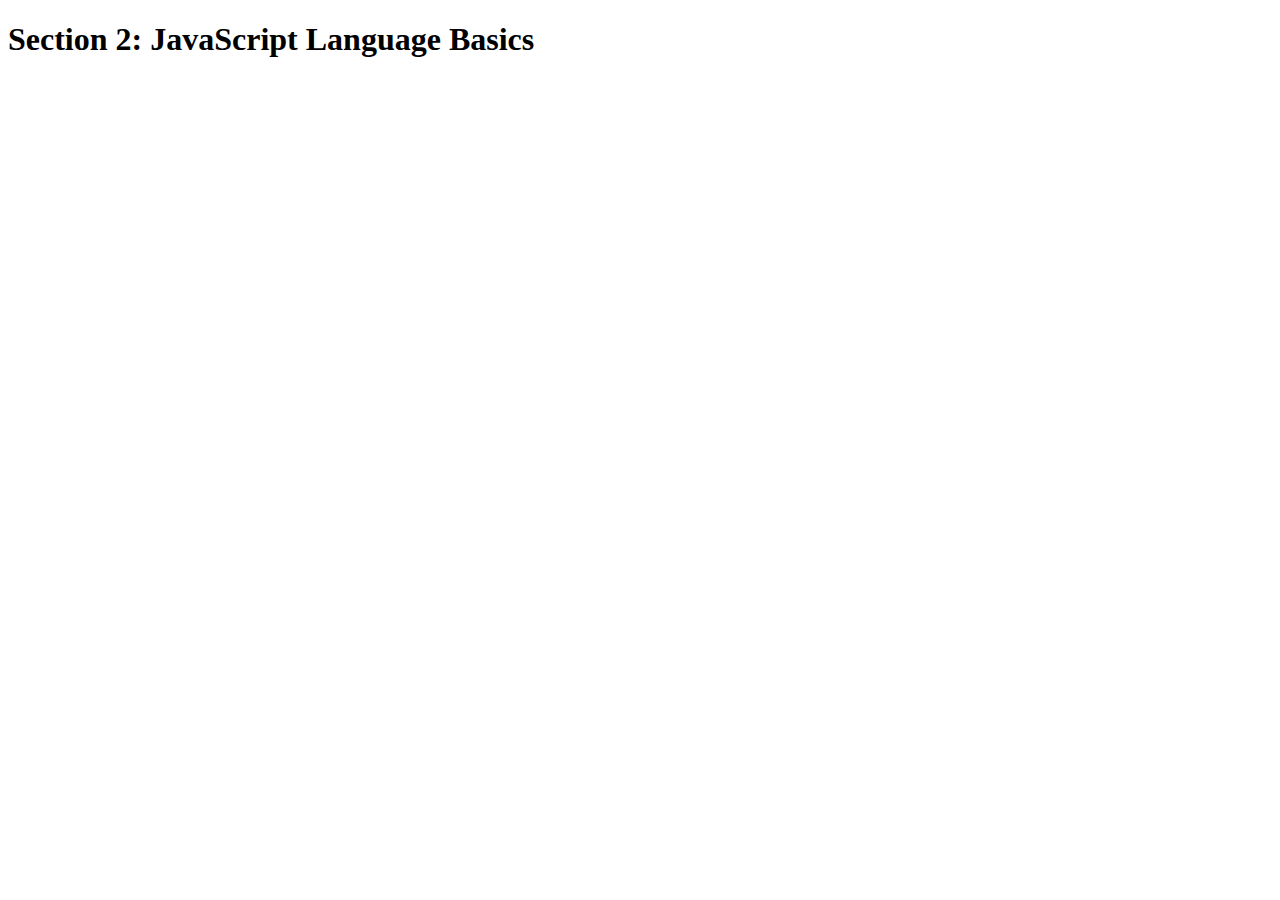
<file: BasicJavascript/index.html>
<!DOCTYPE html>
<html lang="en">
    <head>
        <meta charset="UTF-8">
        <title>Section 2: JavaScript Language Basics</title>
    </head>

    <body>
        <h1>Section 2: JavaScript Language Basics</h1>
    </body>
    <script src="CodingChallenge1.js">
    </script>
</html>
</file>
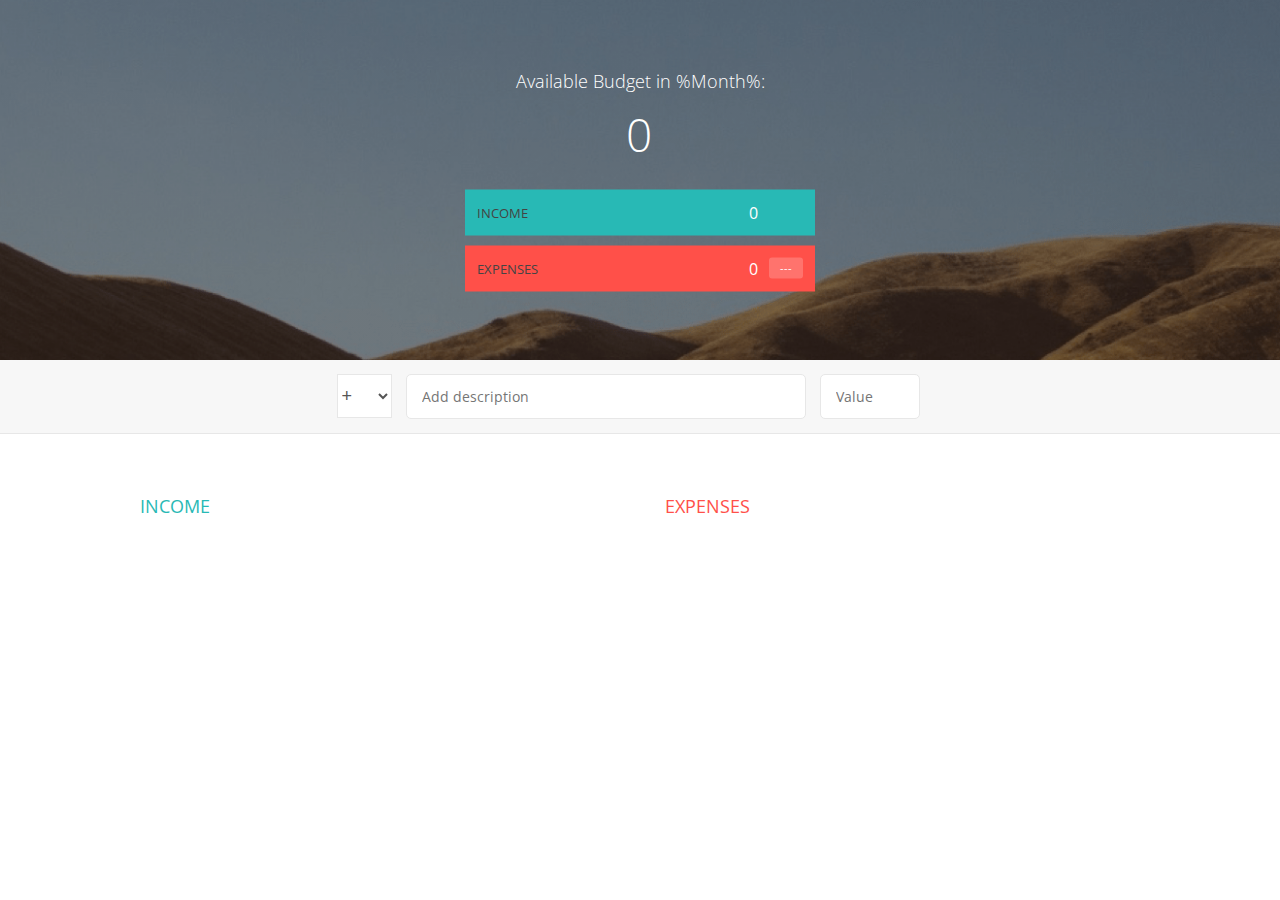
<file: Budgetstarter/index.html>
<!DOCTYPE html>
<html lang="en">
    <head>
        <meta charset="UTF-8">
        <link href="https://fonts.googleapis.com/css?family=Open+Sans:100,300,400,600" rel="stylesheet" type="text/css">
        <link href="http://code.ionicframework.com/ionicons/2.0.1/css/ionicons.min.css" rel="stylesheet" type="text/css">
        <link type="text/css" rel="stylesheet" href="style.css">
        <title>Budgety</title>
    </head>
    <body>
        
        <div class="top">
            <div class="budget">
                <div class="budget__title">
                    Available Budget in <span class="budget__title--month">%Month%</span>:
                </div>
                
                <div class="budget__value">+ 2,345.64</div>
                
                <div class="budget__income clearfix">
                    <div class="budget__income--text">Income</div>
                    <div class="right">
                        <div class="budget__income--value">+ 4,300.00</div>
                        <div class="budget__income--percentage">&nbsp;</div>
                    </div>
                </div>
                
                <div class="budget__expenses clearfix">
                    <div class="budget__expenses--text">Expenses</div>
                    <div class="right clearfix">
                        <div class="budget__expenses--value">- 1,954.36</div>
                        <div class="budget__expenses--percentage">45%</div>
                    </div>
                </div>
            </div>
        </div>
        
        
        
        <div class="bottom">
            <div class="add">
                <div class="add__container">
                    <select class="add__type">
                        <option value="inc" selected>+</option>
                        <option value="exp">-</option>
                    </select>
                    <input type="text" class="add__description" placeholder="Add description">
                    <input type="number" class="add__value" placeholder="Value">
                    <button class="add__btn"><i class="ion-ios-checkmark-outline"></i></button>
                </div>
            </div>
            
            <div class="container clearfix">
                <div class="income">
                    <h2 class="icome__title">Income</h2>
                    
                    <div class="income__list">
                       
                        <!--
                        <div class="item clearfix" id="income-0">
                            <div class="item__description">Salary</div>
                            <div class="right clearfix">
                                <div class="item__value">+ 2,100.00</div>
                                <div class="item__delete">
                                    <button class="item__delete--btn">
                                        <i class="ion-ios-close-outline"></i>
                                    </button>
                                </div>
                            </div>
                        </div>
                        
                        <div class="item clearfix" id="income-1">
                            <div class="item__description">Sold car</div>
                            <div class="right clearfix">
                                <div class="item__value">+ 1,500.00</div>
                                <div class="item__delete">
                                    <button class="item__delete--btn"><i class="ion-ios-close-outline"></i></button>
                                </div>
                            </div>
                        </div>
                        -->
                        
                    </div>
                </div>
                
                
                
                <div class="expenses">
                    <h2 class="expenses__title">Expenses</h2>
                    
                    <div class="expenses__list">
                       
                        <!--
                        <div class="item clearfix" id="expense-0">
                            <div class="item__description">Apartment rent</div>
                            <div class="right clearfix">
                                <div class="item__value">- 900.00</div>
                                <div class="item__percentage">21%</div>
                                <div class="item__delete">
                                    <button class="item__delete--btn"><i class="ion-ios-close-outline"></i></button>
                                </div>
                            </div>
                        </div>

                        <div class="item clearfix" id="expense-1">
                            <div class="item__description">Grocery shopping</div>
                            <div class="right clearfix">
                                <div class="item__value">- 435.28</div>
                                <div class="item__percentage">10%</div>
                                <div class="item__delete">
                                    <button class="item__delete--btn"><i class="ion-ios-close-outline"></i></button>
                                </div>
                            </div>
                        </div>
                        -->
                        
                    </div>
                </div>
            </div>
            
            
        </div>
        
        <script src="app.js"></script>
    </body>
</html>
</file>
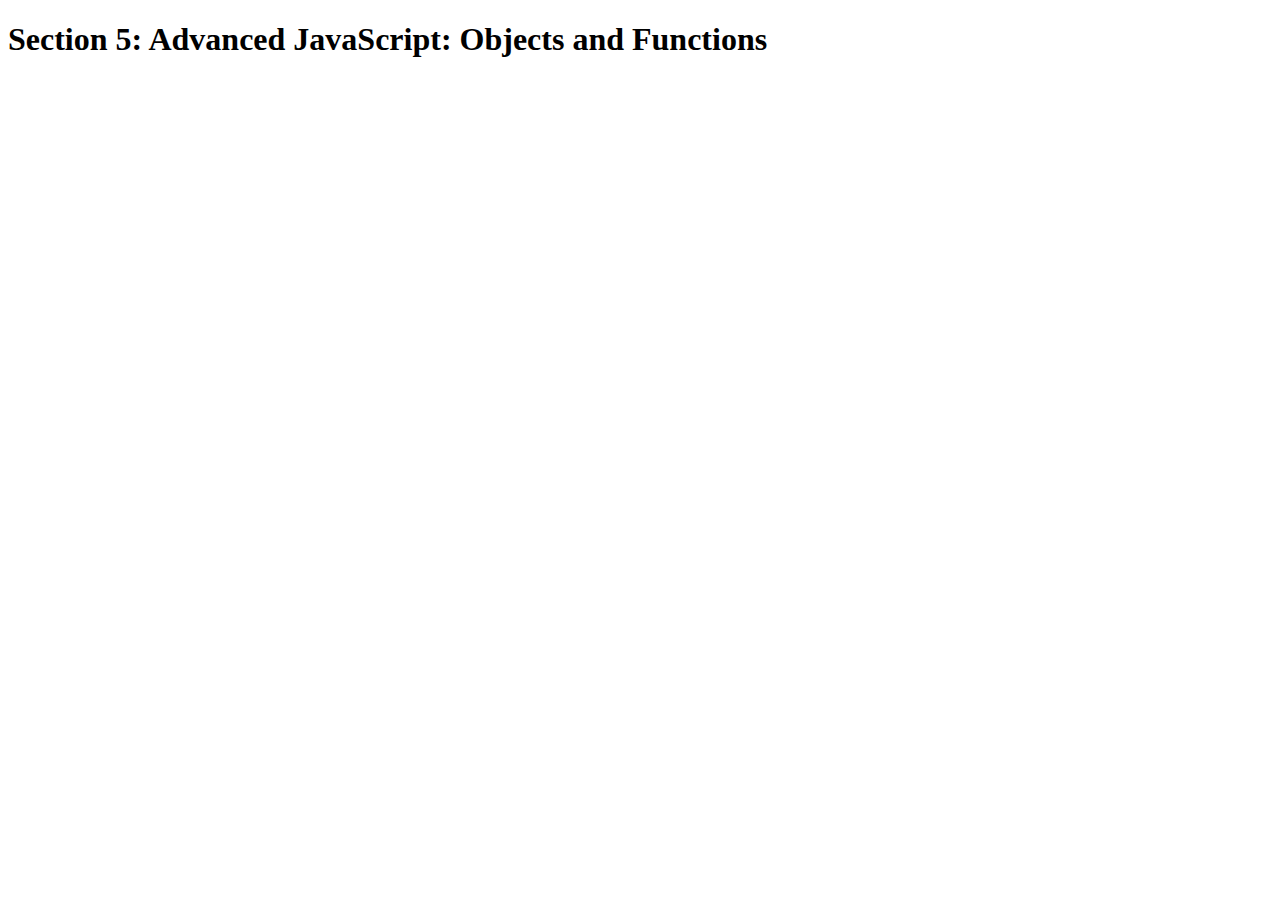
<file: 5-advanced-JS/starter/index.html>
<!DOCTYPE html>
<html lang="en">
    <head>
        <meta charset="UTF-8">
        <title>Section 5: Advanced JavaScript: Objects and Functions</title>
    </head>

    <body>
        <h1>Section 5: Advanced JavaScript: Objects and Functions</h1>
        <!-- <script src="script.js"></script>
        <script src="script2.js"></script>
        <script src="script3.js"></script>
        <script src="script4.js"></script> -->
        <script src="CodeChallange.js"></script>
    </body>
</html>
</file>
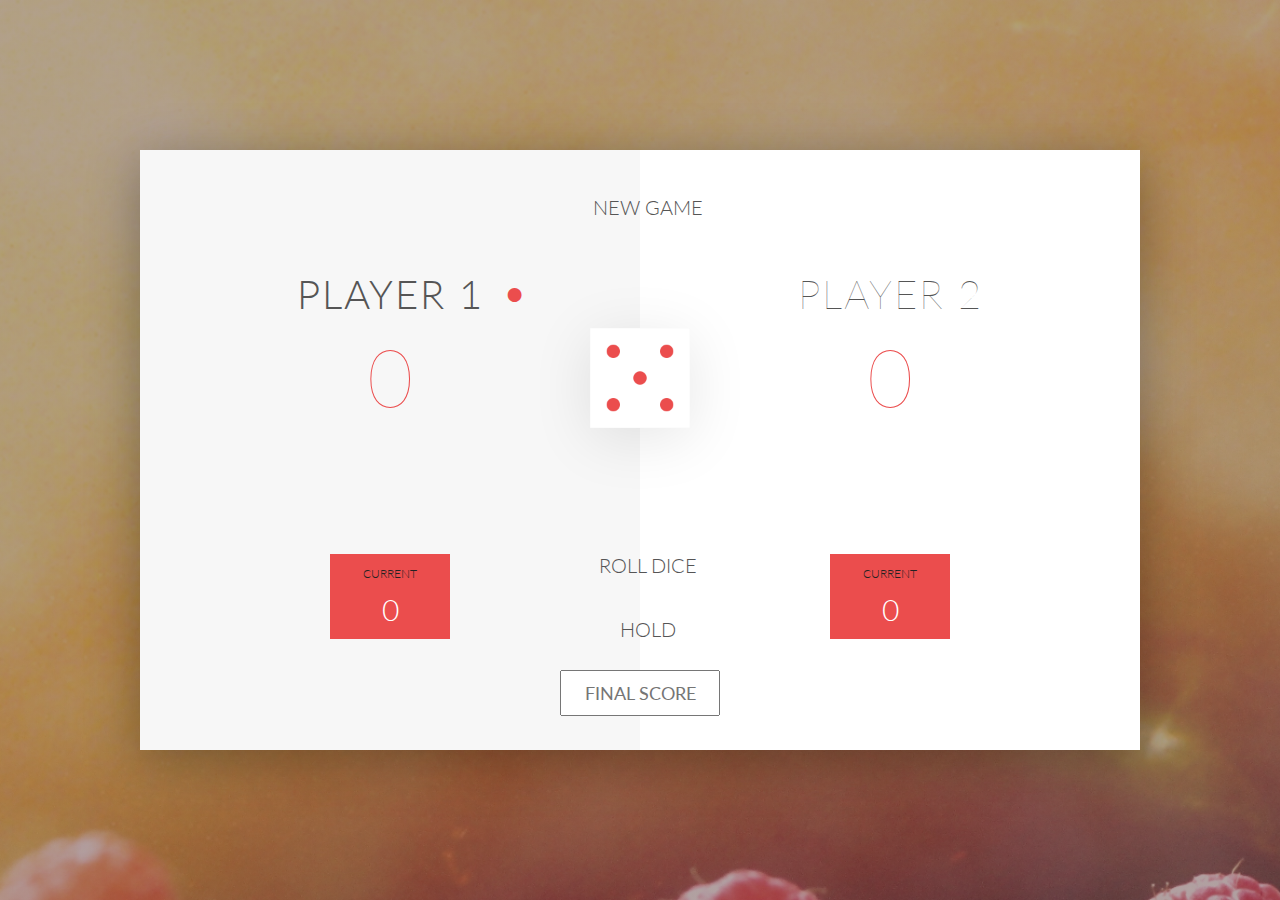
<file: 4-DOM-pig-game/starter/game.html>
<!DOCTYPE html>
<html lang="en">
    <head>
        <meta charset="UTF-8">
        <link href="https://fonts.googleapis.com/css?family=Lato:100,300,600" rel="stylesheet" type="text/css">
        <link href="http://code.ionicframework.com/ionicons/2.0.1/css/ionicons.min.css" rel="stylesheet" type="text/css">
        <link type="text/css" rel="stylesheet" href="style.css">
        
        <title>Pig Game</title>
    </head>

    <body>
        <div class="wrapper clearfix">
            <div class="player-0-panel active">
                <div class="player-name" id="name-0">Player 1</div>
                <div class="player-score" id="score-0">43</div>
                <div class="player-current-box">
                    <div class="player-current-label">Current</div>
                    <div class="player-current-score" id="current-0">11</div>
                </div>
            </div>
            
            <div class="player-1-panel">
                <div class="player-name" id="name-1">Player 2</div>
                <div class="player-score" id="score-1">72</div>
                <div class="player-current-box">
                    <div class="player-current-label">Current</div>
                    <div class="player-current-score" id="current-1">0</div>
                </div>
            </div>
            
            <button class="btn-new"><i class="ion-ios-plus-outline"></i>New game</button>
            <button class="btn-roll"><i class="ion-ios-loop"></i>Roll dice</button>
            <button class="btn-hold"><i class="ion-ios-download-outline"></i>Hold</button>
            <input type="text" placeholder="final Score" class="final-score" id="final-score">
            <img src="dice-5.png" alt="Dice" class="dice">
        </div>
        
        <script src="app.js"></script>
    </body>
</html>
</file>
<file: Budgetstarter/style.css>
/**********************************************
*** GENERAL
**********************************************/

* {
    margin: 0;
    padding: 0;
    box-sizing: border-box;
}

.clearfix::after {
    content: "";
    display: table;
    clear: both;
}

body {
    color: #555;
    font-family: Open Sans;
    font-size: 16px;
    position: relative;
    height: 100vh;
    font-weight: 400;
}

.right { float: right; }
.red { color: #FF5049 !important; }
.red-focus:focus { border: 1px solid #FF5049 !important; }

/**********************************************
*** TOP PART
**********************************************/

.top {
    height: 40vh;
    background-image: linear-gradient(rgba(0, 0, 0, 0.35), rgba(0, 0, 0, 0.35)), url(back.png);
    background-size: cover;
    background-position: center;
    position: relative;
}

.budget {
    position: absolute;
    width: 350px;
    top: 50%;
    left: 50%;
    transform: translate(-50%, -50%);
    color: #fff;
}

.budget__title {
    font-size: 18px;
    text-align: center;
    margin-bottom: 10px;
    font-weight: 300;
}

.budget__value {
    font-weight: 300;
    font-size: 46px;
    text-align: center;
    margin-bottom: 25px;
    letter-spacing: 2px;
}

.budget__income,
.budget__expenses {
    padding: 12px;
    text-transform: uppercase;
}

.budget__income {
    margin-bottom: 10px;
    background-color: #28B9B5;
}

.budget__expenses {
    background-color: #FF5049;
}

.budget__income--text,
.budget__expenses--text {
    float: left;
    font-size: 13px;
    color: #444;
    margin-top: 2px;
}

.budget__income--value,
.budget__expenses--value {
    letter-spacing: 1px;
    float: left;
}

.budget__income--percentage,
.budget__expenses--percentage {
    float: left;
    width: 34px;
    font-size: 11px;
    padding: 3px 0;
    margin-left: 10px;
}

.budget__expenses--percentage {
    background-color: rgba(255, 255, 255, 0.2);
    text-align: center;
    border-radius: 3px;
}


/**********************************************
*** BOTTOM PART
**********************************************/

/***** FORM *****/
.add {
    padding: 14px;
    border-bottom: 1px solid #e7e7e7;
    background-color: #f7f7f7;
}

.add__container {
    margin: 0 auto;
    text-align: center;
}

.add__type {
    width: 55px;
    border: 1px solid #e7e7e7;
    height: 44px;
    font-size: 18px;
    color: inherit;
    background-color: #fff;
    margin-right: 10px;
    font-weight: 300;
    transition: border 0.3s;
}

.add__description,
.add__value {
    border: 1px solid #e7e7e7;
    background-color: #fff;
    color: inherit;
    font-family: inherit;
    font-size: 14px;
    padding: 12px 15px;
    margin-right: 10px;
    border-radius: 5px;
    transition: border 0.3s;
}

.add__description { width: 400px;}
.add__value { width: 100px;}

.add__btn {
    font-size: 35px;
    background: none;
    border: none;
    color: #28B9B5;
    cursor: pointer;
    display: inline-block;
    vertical-align: middle;
    line-height: 1.1;
    margin-left: 10px;
}

.add__btn:active { transform: translateY(2px); }

.add__type:focus,
.add__description:focus,
.add__value:focus {
    outline: none;
    border: 1px solid #28B9B5;
}

.add__btn:focus { outline: none; }

/***** LISTS *****/
.container {
    width: 1000px;
    margin: 60px auto;
}

.income {
    float: left;
    width: 475px;
    margin-right: 50px;
}

.expenses {
    float: left;
    width: 475px;
}

h2 {
    text-transform: uppercase;
    font-size: 18px;
    font-weight: 400;
    margin-bottom: 15px;
}

.icome__title { color: #28B9B5; }
.expenses__title { color: #FF5049; }

.item {
    padding: 13px;
    border-bottom: 1px solid #e7e7e7;
}

.item:first-child { border-top: 1px solid #e7e7e7; }
.item:nth-child(even) { background-color: #f7f7f7; }

.item__description {
    float: left;
}

.item__value {
    float: left;
    transition: transform 0.3s;
}

.item__percentage {
    float: left;
    margin-left: 20px;
    transition: transform 0.3s;
    font-size: 11px;
    background-color: #FFDAD9;
    padding: 3px;
    border-radius: 3px;
    width: 32px;
    text-align: center;
}

.income .item__value,
.income .item__delete--btn {
    color: #28B9B5;
}

.expenses .item__value,
.expenses .item__percentage,
.expenses .item__delete--btn {
    color: #FF5049;
}


.item__delete {
    float: left;
}

.item__delete--btn {
    font-size: 22px;
    background: none;
    border: none;
    cursor: pointer;
    display: inline-block;
    vertical-align: middle;
    line-height: 1;
    display: none;
}

.item__delete--btn:focus { outline: none; }
.item__delete--btn:active { transform: translateY(2px); }

.item:hover .item__delete--btn { display: block; }
.item:hover .item__value { transform: translateX(-20px); }
.item:hover .item__percentage { transform: translateX(-20px); }


.unpaid {
    background-color: #FFDAD9 !important;
    cursor: pointer;
    color: #FF5049;

}

.unpaid .item__percentage { box-shadow: 0 2px 6px 0 rgba(0, 0, 0, 0.1); }
.unpaid:hover .item__description { font-weight: 900; }
</file>
<file: 4-DOM-pig-game/starter/style.css>
/**********************************************
*** GENERAL
**********************************************/

* {
    margin: 0;
    padding: 0;
    box-sizing: border-box;
    
}

.clearfix::after {
    content: "";
    display: table;
    clear: both;
}

body {
    background-image: linear-gradient(rgba(62, 20, 20, 0.4), rgba(62, 20, 20, 0.4)), url(back.jpg);
    background-size: cover;
    background-position: center;
    font-family: Lato;
    font-weight: 300;
    position: relative;
    height: 100vh;
    color: #555;
}
.final-score{
    position: absolute;
    left: 50%;
    transform: translate(-50%);
    color: #555;
    text-transform: uppercase;
    top: 520px;
    font-size: 18px;
    font-family:'Lato';
    padding: 10px;
    width: 160px;
    text-align: center;

}
.final-score:focus{
    outline: none;
}
.wrapper {
    width: 1000px;
    position: absolute;
    top: 50%;
    left: 50%;
    transform: translate(-50%, -50%);
    background-color: #fff;
    box-shadow: 0px 10px 50px rgba(0, 0, 0, 0.3);
    overflow: hidden;
}

.player-0-panel,
.player-1-panel {
    width: 50%;
    float: left;
    height: 600px;
    padding: 100px;
}



/**********************************************
*** PLAYERS
**********************************************/

.player-name {
    font-size: 40px;
    text-align: center;
    text-transform: uppercase;
    letter-spacing: 2px;
    font-weight: 100;
    margin-top: 20px;
    margin-bottom: 10px;
    position: relative;
}

.player-score {
    text-align: center;
    font-size: 80px;
    font-weight: 100;
    color: #EB4D4D;
    margin-bottom: 130px;
}

.active { background-color: #f7f7f7; }
.active .player-name { font-weight: 300; }

.active .player-name::after {
    content: "\2022";
    font-size: 47px;
    position: absolute;
    color: #EB4D4D;
    top: -7px;
    right: 10px;
    
}

.player-current-box {
    background-color: #EB4D4D;
    color: #fff;
    width: 40%;
    margin: 0 auto;
    padding: 12px;
    text-align: center;
}

.player-current-label {
    text-transform: uppercase;
    margin-bottom: 10px;
    font-size: 12px;
    color: #222;
}

.player-current-score {
    font-size: 30px;
}

button {
    position: absolute;
    width: 200px;
    left: 50%;
    transform: translateX(-50%);
    color: #555;
    background: none;
    border: none;
    font-family: Lato;
    font-size: 20px;
    text-transform: uppercase;
    cursor: pointer;
    font-weight: 300;
    transition: background-color 0.3s, color 0.3s;
}

button:hover { font-weight: 600; }
button:hover i { margin-right: 20px; }

button:focus {
    outline: none;
}

i {
    color: #EB4D4D;
    display: inline-block;
    margin-right: 15px;
    font-size: 32px;
    line-height: 1;
    vertical-align: text-top;
    margin-top: -4px;
    transition: margin 0.3s;
}

.btn-new { top: 45px;}
.btn-roll { top: 403px;}
.btn-hold { top: 467px;}

.dice {
    position: absolute;
    left: 50%;
    top: 178px;
    transform: translateX(-50%);
    height: 100px;
    box-shadow: 0px 10px 60px rgba(0, 0, 0, 0.10);
}

.winner { background-color: #f7f7f7; }
.winner .player-name { font-weight: 300; color: #EB4D4D; }
</file>
